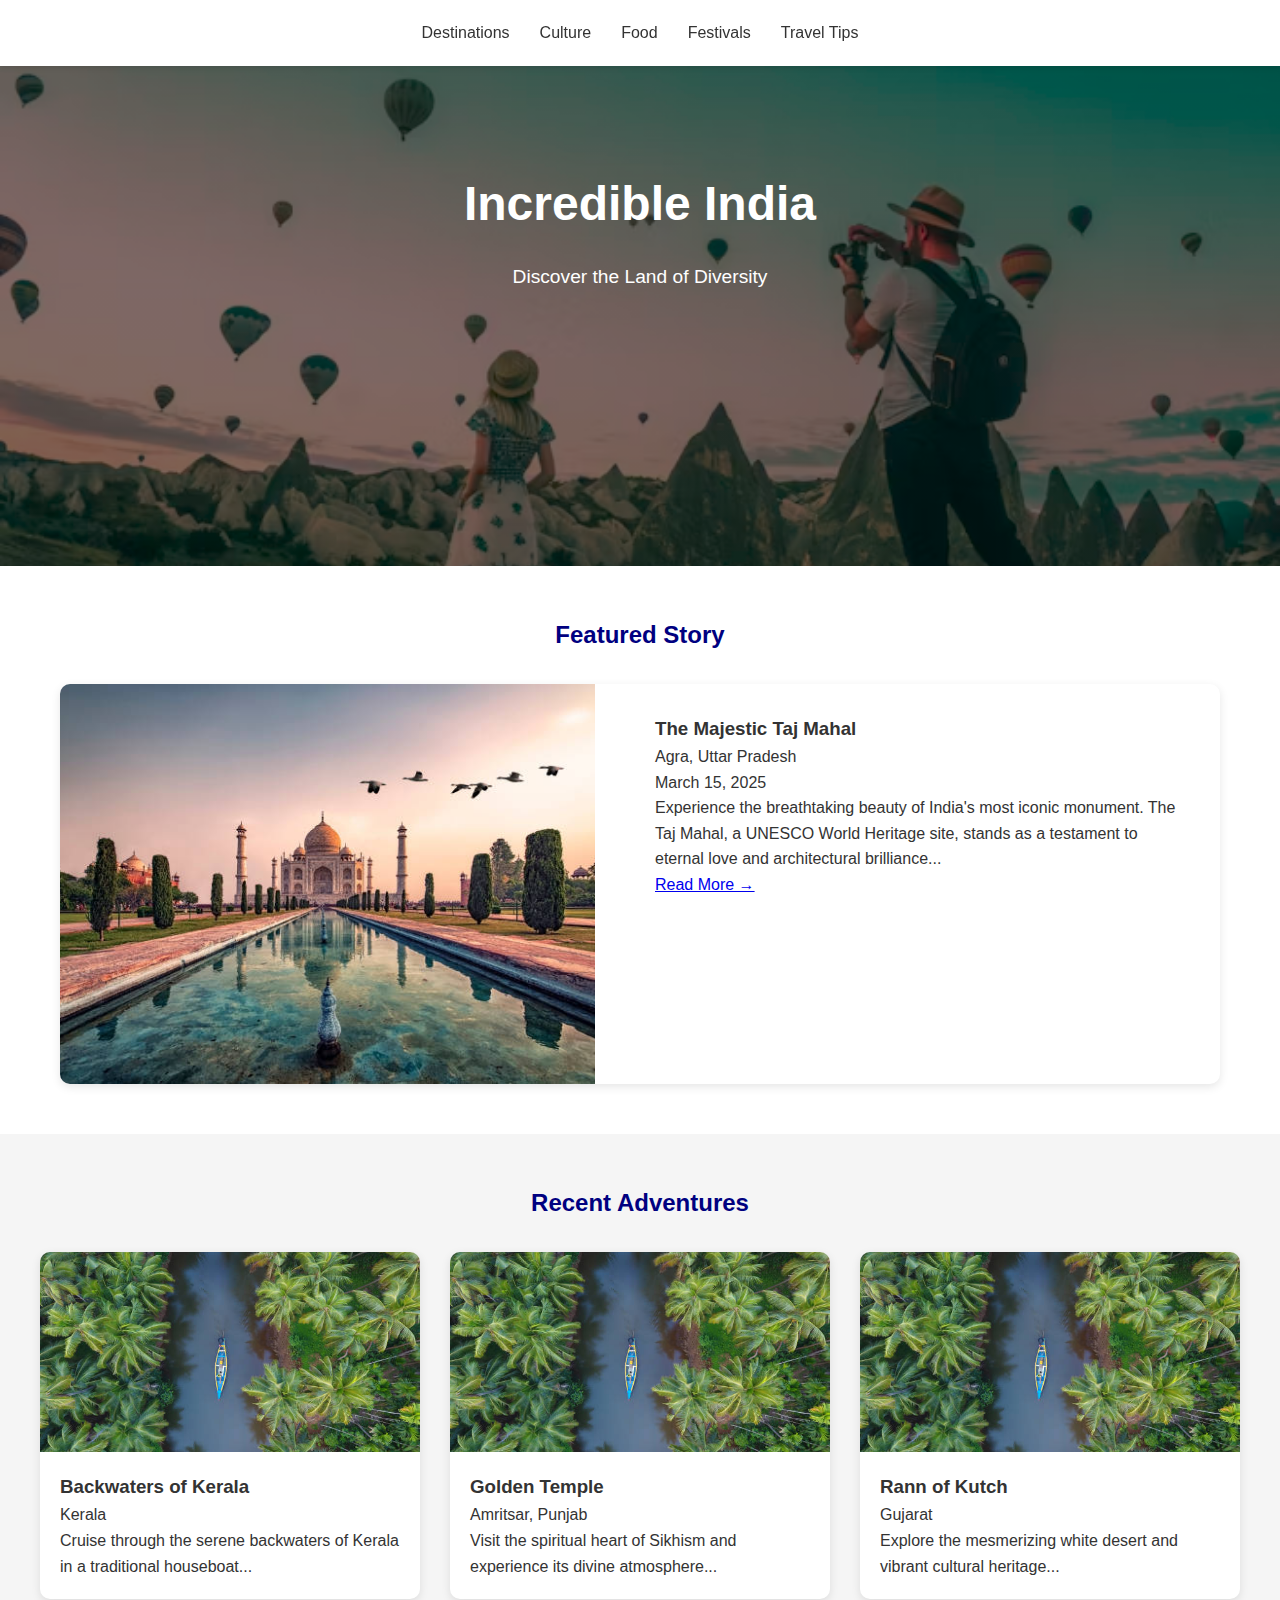
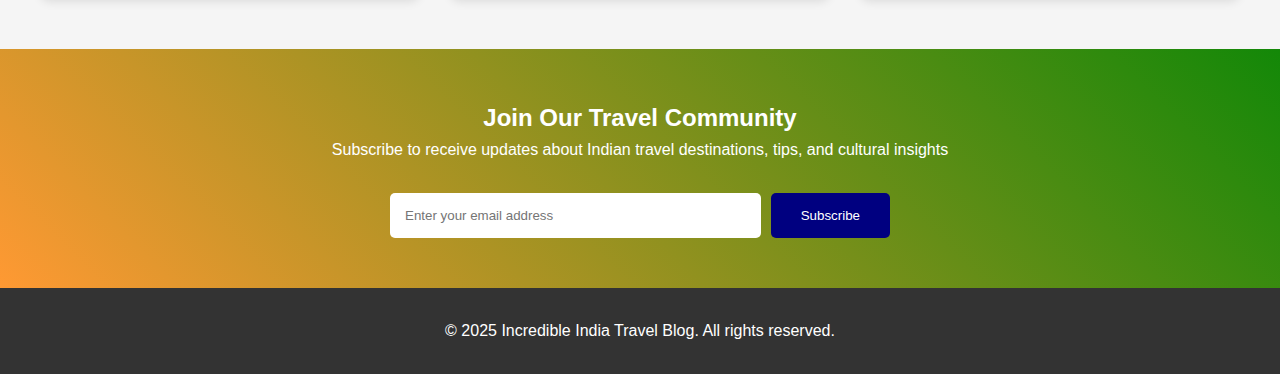
<file: index.html>
<!DOCTYPE html>
<html lang="en">
<head>
    <meta charset="UTF-8">
    <meta name="viewport" content="width=device-width, initial-scale=1.0">
    <title>Incredible India Travel Blog</title>
    <link rel="stylesheet" href="style.css">
</head>
<body>
    <nav class="nav">
        <ul>
            <li><a href="destination.html">Destinations</a></li>
            <li><a href="#culture">Culture</a></li>
            <li><a href="#food">Food</a></li>
            <li><a href="#festivals">Festivals</a></li>
            <li><a href="#tips">Travel Tips</a></li>
        </ul>
    </nav>

    <header class="header">
        <h1>Incredible India</h1>
        <p>Discover the Land of Diversity</p>
    </header>

    <section class="featured-post">
        <h2>Featured Story</h2>
        <div class="featured-card">
            <div class="featured-image"></div>
            <div class="featured-content">
                <h3>The Majestic Taj Mahal</h3>
                <p class="location">Agra, Uttar Pradesh</p>
                <p class="date">March 15, 2025</p>
                <p>Experience the breathtaking beauty of India's most iconic monument. The Taj Mahal, a UNESCO World Heritage site, stands as a testament to eternal love and architectural brilliance...</p>
                <a href="#" class="read-more">Read More →</a>
            </div>
        </div>
    </section>

    <section class="recent-posts">
        <h2>Recent Adventures</h2>
        <div class="posts-grid">
            <article class="post-card">
                <div class="post-image"></div>
                <div class="post-content">
                    <h3>Backwaters of Kerala</h3>
                    <p class="location">Kerala</p>
                    <p>Cruise through the serene backwaters of Kerala in a traditional houseboat...</p>
                </div>
            </article>

            <article class="post-card">
                <div class="post-image"></div>
                <div class="post-content">
                    <h3>Golden Temple</h3>
                    <p class="location">Amritsar, Punjab</p>
                    <p>Visit the spiritual heart of Sikhism and experience its divine atmosphere...</p>
                </div>
            </article>

            <article class="post-card">
                <div class="post-image"></div>
                <div class="post-content">
                    <h3>Rann of Kutch</h3>
                    <p class="location">Gujarat</p>
                    <p>Explore the mesmerizing white desert and vibrant cultural heritage...</p>
                </div>
            </article>
        </div>
    </section>

    <section class="subscribe">
        <h2>Join Our Travel Community</h2>
        <p>Subscribe to receive updates about Indian travel destinations, tips, and cultural insights</p>
        <form>
            <input type="email" placeholder="Enter your email address">
            <button type="submit">Subscribe</button>
        </form>
    </section>

    <footer class="footer">
        <p>&copy; 2025 Incredible India Travel Blog. All rights reserved.</p>
    </footer>
</body>
</html>
</file>
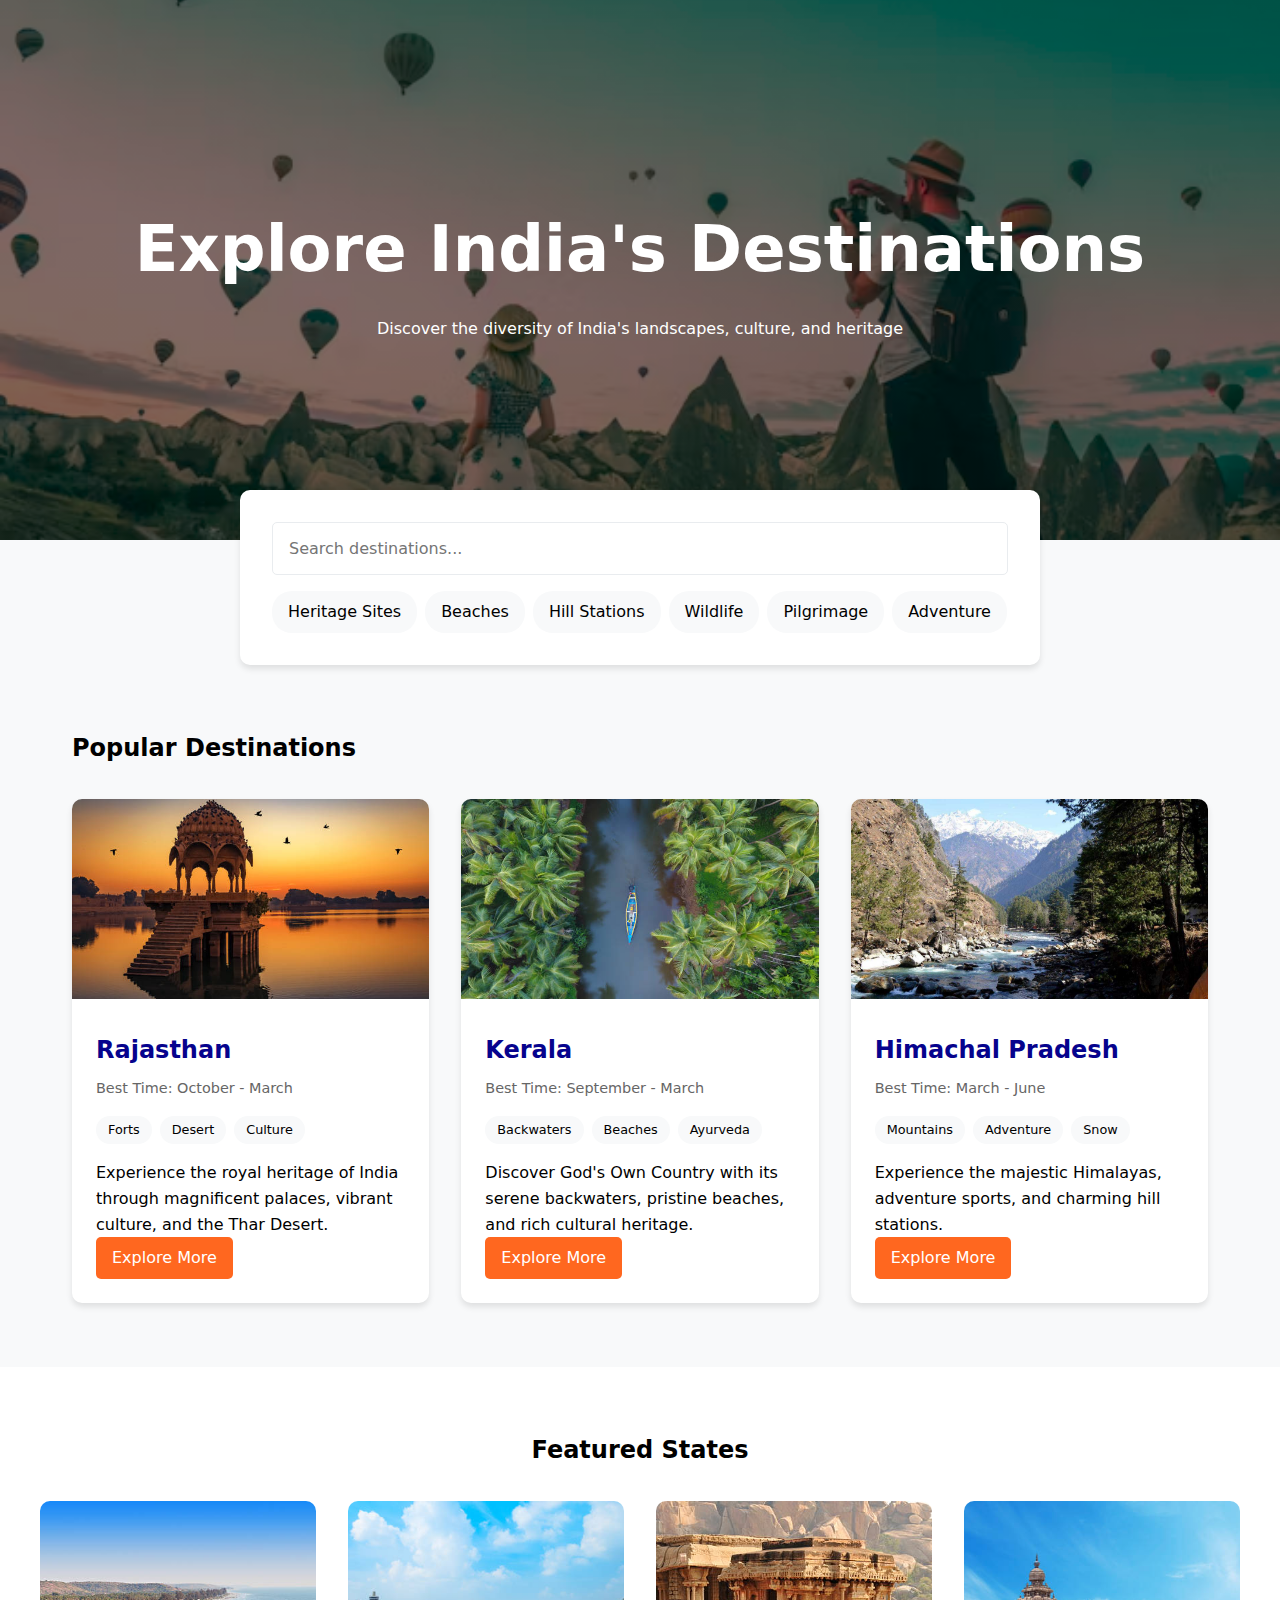
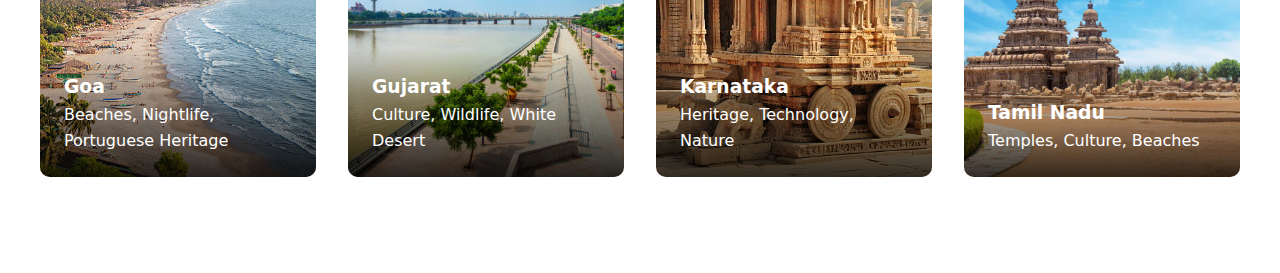
<file: destination.html>
<!DOCTYPE html>
<html lang="en">
<head>
    <meta charset="UTF-8">
    <meta name="viewport" content="width=device-width, initial-scale=1.0">
    <title>Explore Indian Destinations</title>
    <style>
        /* Modern CSS Reset and Variables */
        :root {
            --primary: #FF671F;    /* Deep Saffron */
            --secondary: #046A38;  /* India Green */
            --accent: #06038D;     /* Navy Blue */
            --white: #ffffff;
            --black: #000000;
            --gray-100: #f8f9fa;
            --gray-200: #e9ecef;
            --shadow: 0 4px 6px rgba(0,0,0,0.1);
        }

        * {
            margin: 0;
            padding: 0;
            box-sizing: border-box;
            font-family: 'Segoe UI', system-ui, sans-serif;
        }

        body {
            line-height: 1.6;
            color: var(--black);
            background-color: var(--gray-100);
        }

        /* Header Styles */
        .hero {
            height: 60vh;
            background: linear-gradient(rgba(0,0,0,0.5), rgba(0,0,0,0.5)),
                        url('/Images/background.avif') center/cover;
            display: flex;
            align-items: center;
            justify-content: center;
            text-align: center;
            color: var(--white);
            padding: 2rem;
        }

        .hero h1 {
            font-size: clamp(2.5rem, 5vw, 4rem);
            margin-bottom: 1rem;
        }

        /* Search Section */
        .search-section {
            background: var(--white);
            padding: 2rem;
            margin-top: -50px;
            border-radius: 10px;
            box-shadow: var(--shadow);
            max-width: 800px;
            margin-inline: auto;
            position: relative;
        }

        .search-bar {
            display: flex;
            gap: 1rem;
            margin-bottom: 1rem;
        }

        .search-bar input {
            flex: 1;
            padding: 1rem;
            border: 1px solid var(--gray-200);
            border-radius: 5px;
            font-size: 1rem;
        }

        .filter-tags {
            display: flex;
            gap: 0.5rem;
            flex-wrap: wrap;
        }

        .filter-tag {
            padding: 0.5rem 1rem;
            background: var(--gray-100);
            border-radius: 20px;
            cursor: pointer;
            transition: 0.3s;
        }

        .filter-tag:hover {
            background: var(--primary);
            color: var(--white);
        }

        /* Destinations Grid */
        .destinations {
            padding: 4rem 2rem;
            max-width: 1200px;
            margin: 0 auto;
        }

        .regions-grid {
            display: grid;
            grid-template-columns: repeat(auto-fit, minmax(300px, 1fr));
            gap: 2rem;
            margin-top: 2rem;
        }

        .destination-card {
            background: var(--white);
            border-radius: 10px;
            overflow: hidden;
            box-shadow: var(--shadow);
            transition: transform 0.3s;
        }

        .destination-card:hover {
            transform: translateY(-5px);
        }

        .destination-image {
            width: 100%;
            height: 200px;
            object-fit: cover;
        }

        .destination-content {
            padding: 1.5rem;
        }

        .destination-title {
            font-size: 1.5rem;
            margin-bottom: 0.5rem;
            color: var(--accent);
        }

        .destination-info {
            display: flex;
            gap: 1rem;
            margin-bottom: 1rem;
            color: #666;
            font-size: 0.9rem;
        }

        .highlights {
            display: flex;
            gap: 0.5rem;
            flex-wrap: wrap;
            margin-bottom: 1rem;
        }

        .highlight-tag {
            background: var(--gray-100);
            padding: 0.25rem 0.75rem;
            border-radius: 15px;
            font-size: 0.8rem;
        }

        .read-more {
            display: inline-block;
            padding: 0.5rem 1rem;
            background: var(--primary);
            color: var(--white);
            text-decoration: none;
            border-radius: 5px;
            transition: 0.3s;
        }

        .read-more:hover {
            background: var(--secondary);
        }

        /* Featured States Section */
        .featured-states {
            padding: 4rem 2rem;
            background: var(--white);
        }

        .state-cards {
            display: grid;
            grid-template-columns: repeat(auto-fit, minmax(250px, 1fr));
            gap: 2rem;
            max-width: 1200px;
            margin: 2rem auto;
        }

        .state-card {
            position: relative;
            border-radius: 10px;
            overflow: hidden;
            aspect-ratio: 1;
        }

        .state-image {
            width: 100%;
            height: 100%;
            object-fit: cover;
        }

        .state-overlay {
            position: absolute;
            bottom: 0;
            left: 0;
            right: 0;
            padding: 1.5rem;
            background: linear-gradient(transparent, rgba(0,0,0,0.8));
            color: var(--white);
        }

        /* Responsive Design */
        @media (max-width: 768px) {
            .search-section {
                margin: -25px 1rem 0;
                padding: 1rem;
            }

            .search-bar {
                flex-direction: column;
            }

            .destinations {
                padding: 2rem 1rem;
            }
        }
    </style>
</head>
<body>
    <header class="hero">
        <div>
            <h1>Explore India's Destinations</h1>
            <p>Discover the diversity of India's landscapes, culture, and heritage</p>
        </div>
    </header>

    <section class="search-section">
        <div class="search-bar">
            <input type="text" placeholder="Search destinations...">
        </div>
        <div class="filter-tags">
            <span class="filter-tag">Heritage Sites</span>
            <span class="filter-tag">Beaches</span>
            <span class="filter-tag">Hill Stations</span>
            <span class="filter-tag">Wildlife</span>
            <span class="filter-tag">Pilgrimage</span>
            <span class="filter-tag">Adventure</span>
        </div>
    </section>

    <section class="destinations">
        <h2>Popular Destinations</h2>
        <div class="regions-grid">
            <!-- Rajasthan -->
            <div class="destination-card">
                <img src="/Images/Rajasthan.jpg" alt="Rajasthan" class="destination-image">
                <div class="destination-content">
                    <h3 class="destination-title">Rajasthan</h3>
                    <div class="destination-info">
                        <span>Best Time: October - March</span>
                    </div>
                    <div class="highlights">
                        <span class="highlight-tag">Forts</span>
                        <span class="highlight-tag">Desert</span>
                        <span class="highlight-tag">Culture</span>
                    </div>
                    <p>Experience the royal heritage of India through magnificent palaces, vibrant culture, and the Thar Desert.</p>
                    <a href="#" class="read-more">Explore More</a>
                </div>
            </div>

            <!-- Kerala -->
            <div class="destination-card">
                <img src="/Images/Kerala.jpg" alt="Kerala" class="destination-image">
                <div class="destination-content">
                    <h3 class="destination-title">Kerala</h3>
                    <div class="destination-info">
                        <span>Best Time: September - March</span>
                    </div>
                    <div class="highlights">
                        <span class="highlight-tag">Backwaters</span>
                        <span class="highlight-tag">Beaches</span>
                        <span class="highlight-tag">Ayurveda</span>
                    </div>
                    <p>Discover God's Own Country with its serene backwaters, pristine beaches, and rich cultural heritage.</p>
                    <a href="#" class="read-more">Explore More</a>
                </div>
            </div>

            <!-- Himachal Pradesh -->
            <div class="destination-card">
                <img src="/Images/HimachalPradesh.jpg" alt="Himachal Pradesh" class="destination-image">
                <div class="destination-content">
                    <h3 class="destination-title">Himachal Pradesh</h3>
                    <div class="destination-info">
                        <span>Best Time: March - June</span>
                    </div>
                    <div class="highlights">
                        <span class="highlight-tag">Mountains</span>
                        <span class="highlight-tag">Adventure</span>
                        <span class="highlight-tag">Snow</span>
                    </div>
                    <p>Experience the majestic Himalayas, adventure sports, and charming hill stations.</p>
                    <a href="#" class="read-more">Explore More</a>
                </div>
            </div>
        </div>
    </section>

    <section class="featured-states">
        <h2 style="text-align: center;">Featured States</h2>
        <div class="state-cards">
            <!-- Goa -->
            <div class="state-card">
                <img src="/Images/Goa.jpg" alt="Goa" class="state-image">
                <div class="state-overlay">
                    <h3>Goa</h3>
                    <p>Beaches, Nightlife, Portuguese Heritage</p>
                </div>
            </div>

            <!-- Gujarat -->
            <div class="state-card">
                <img src="/Images/Gujrat.jpg" alt="Gujarat" class="state-image">
                <div class="state-overlay">
                    <h3>Gujarat</h3>
                    <p>Culture, Wildlife, White Desert</p>
                </div>
            </div>

            <!-- Karnataka -->
            <div class="state-card">
                <img src="/Images/Karnatka.jpg" alt="Karnataka" class="state-image">
                <div class="state-overlay">
                    <h3>Karnataka</h3>
                    <p>Heritage, Technology, Nature</p>
                </div>
            </div>

            <!-- Tamil Nadu -->
            <div class="state-card">
                <img src="/Images/TamilNaidu.jpg" alt="Tamil Nadu" class="state-image">
                <div class="state-overlay">
                    <h3>Tamil Nadu</h3>
                    <p>Temples, Culture, Beaches</p>
                </div>
            </div>
        </div>
    </section>
</body>
</html>
</file>
<file: style.css>
* {
    margin: 0;
    padding: 0;
    box-sizing: border-box;
    font-family: 'Segoe UI', Tahoma, Geneva, Verdana, sans-serif;
}

:root {
    --primary-color: #FF9933;
    --secondary-color: #138808;
    --accent-color: #000080;
    --text-color: #333;
    --light-bg: #f5f5f5;
}

body {
    line-height: 1.6;
    color: var(--text-color);
}

/* Header Styles */
.header {
    background-image: linear-gradient(rgba(0,0,0,0.5), rgba(0,0,0,0.5)), url('/Images/background.avif');
    background-size: cover;
    background-position: center;
    color: white;
    text-align: center;
    padding: 100px 20px;
    position: relative;
    height: 500px;
}

.header h1 {
    font-size: 3em;
    margin-bottom: 20px;
}

.header p {
    font-size: 1.2em;
}

/* Navigation */
.nav {
    background-color: white;
    padding: 20px;
    box-shadow: 0 2px 5px rgba(0,0,0,0.1);
    position: sticky;
    top: 0;
    z-index: 100;
}

.nav ul {
    list-style: none;
    display: flex;
    justify-content: center;
    gap: 30px;
}

.nav a {
    text-decoration: none;
    color: var(--text-color);
    font-weight: 500;
    transition: color 0.3s;
}

.nav a:hover {
    color: var(--primary-color);
}

/* Featured Post */
.featured-post {
    padding: 50px 20px;
    max-width: 1200px;
    margin: 0 auto;
}

.featured-post h2 {
    text-align: center;
    margin-bottom: 30px;
    color: var(--accent-color);
}

.featured-card {
    display: flex;
    gap: 30px;
    background: white;
    border-radius: 10px;
    overflow: hidden;
    box-shadow: 0 3px 10px rgba(0,0,0,0.1);
}

.featured-image {
    flex: 1;
    min-height: 400px;
    background: url('/Images/tours/TajMahal1.jpg') center/cover;
}

.featured-content {
    flex: 1;
    padding: 30px;
}

/* Recent Posts Grid */
.recent-posts {
    background: var(--light-bg);
    padding: 50px 20px;
}

.recent-posts h2 {
    text-align: center;
    margin-bottom: 30px;
    color: var(--accent-color);
}

.posts-grid {
    display: grid;
    grid-template-columns: repeat(auto-fit, minmax(300px, 1fr));
    gap: 30px;
    max-width: 1200px;
    margin: 0 auto;
}

.post-card {
    background: white;
    border-radius: 10px;
    overflow: hidden;
    box-shadow: 0 3px 10px rgba(0,0,0,0.1);
}

.post-image {
    height: 200px;
    background: url('Images/Kerala.jpg') center/cover;
}

.post-content {
    padding: 20px;
}

/* Subscribe Section */
.subscribe {
    background: linear-gradient(45deg, var(--primary-color), var(--secondary-color));
    color: white;
    padding: 50px 20px;
    text-align: center;
}

.subscribe form {
    max-width: 500px;
    margin: 30px auto 0;
    display: flex;
    gap: 10px;
}

.subscribe input {
    flex: 1;
    padding: 15px;
    border: none;
    border-radius: 5px;
}

.subscribe button {
    padding: 15px 30px;
    background: var(--accent-color);
    color: white;
    border: none;
    border-radius: 5px;
    cursor: pointer;
    transition: background 0.3s;
}

.subscribe button:hover {
    background: #000066;
}

/* Footer */
.footer {
    background: #333;
    color: white;
    text-align: center;
    padding: 30px 20px;
}

/* Responsive Design */
@media (max-width: 768px) {
    .featured-card {
        flex-direction: column;
    }

    .featured-image {
        min-height: 300px;
    }

    .nav ul {
        flex-direction: column;
        text-align: center;
        gap: 15px;
    }

    .subscribe form {
        flex-direction: column;
    }
}
</file>
